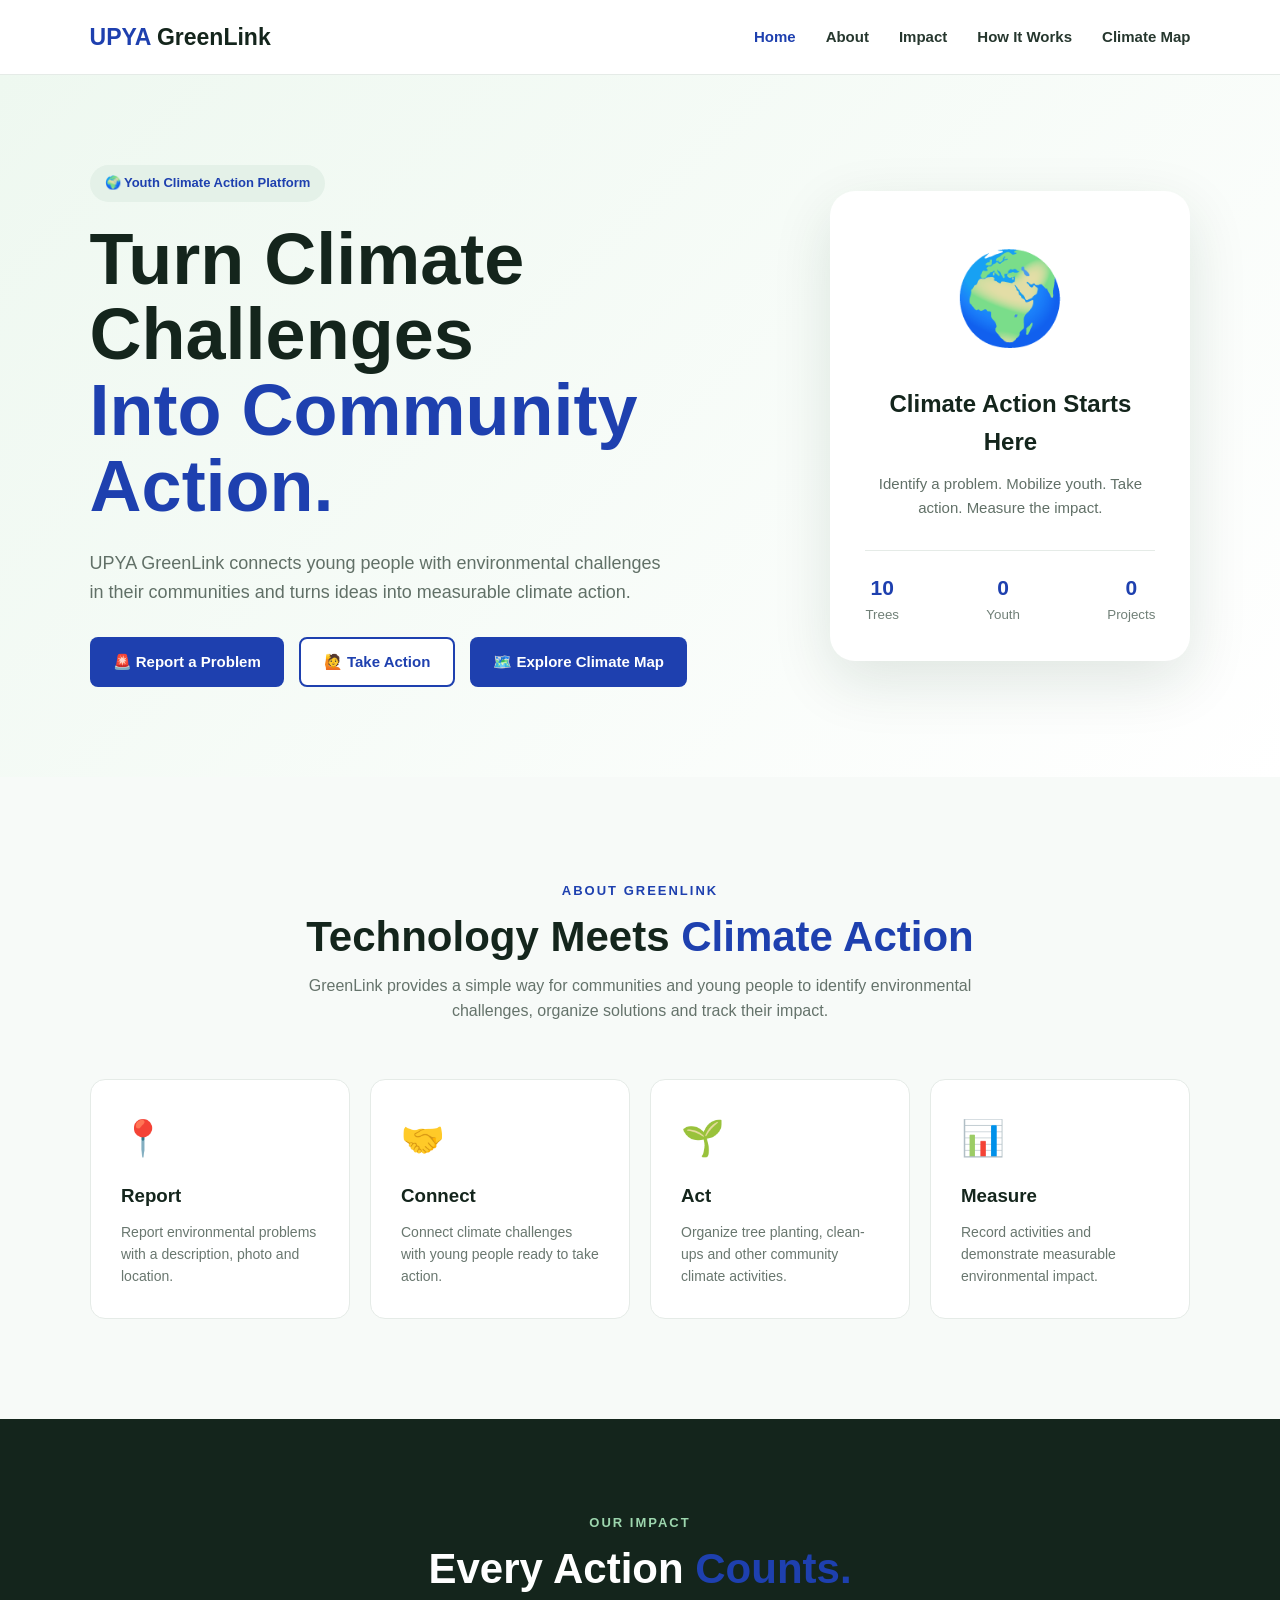
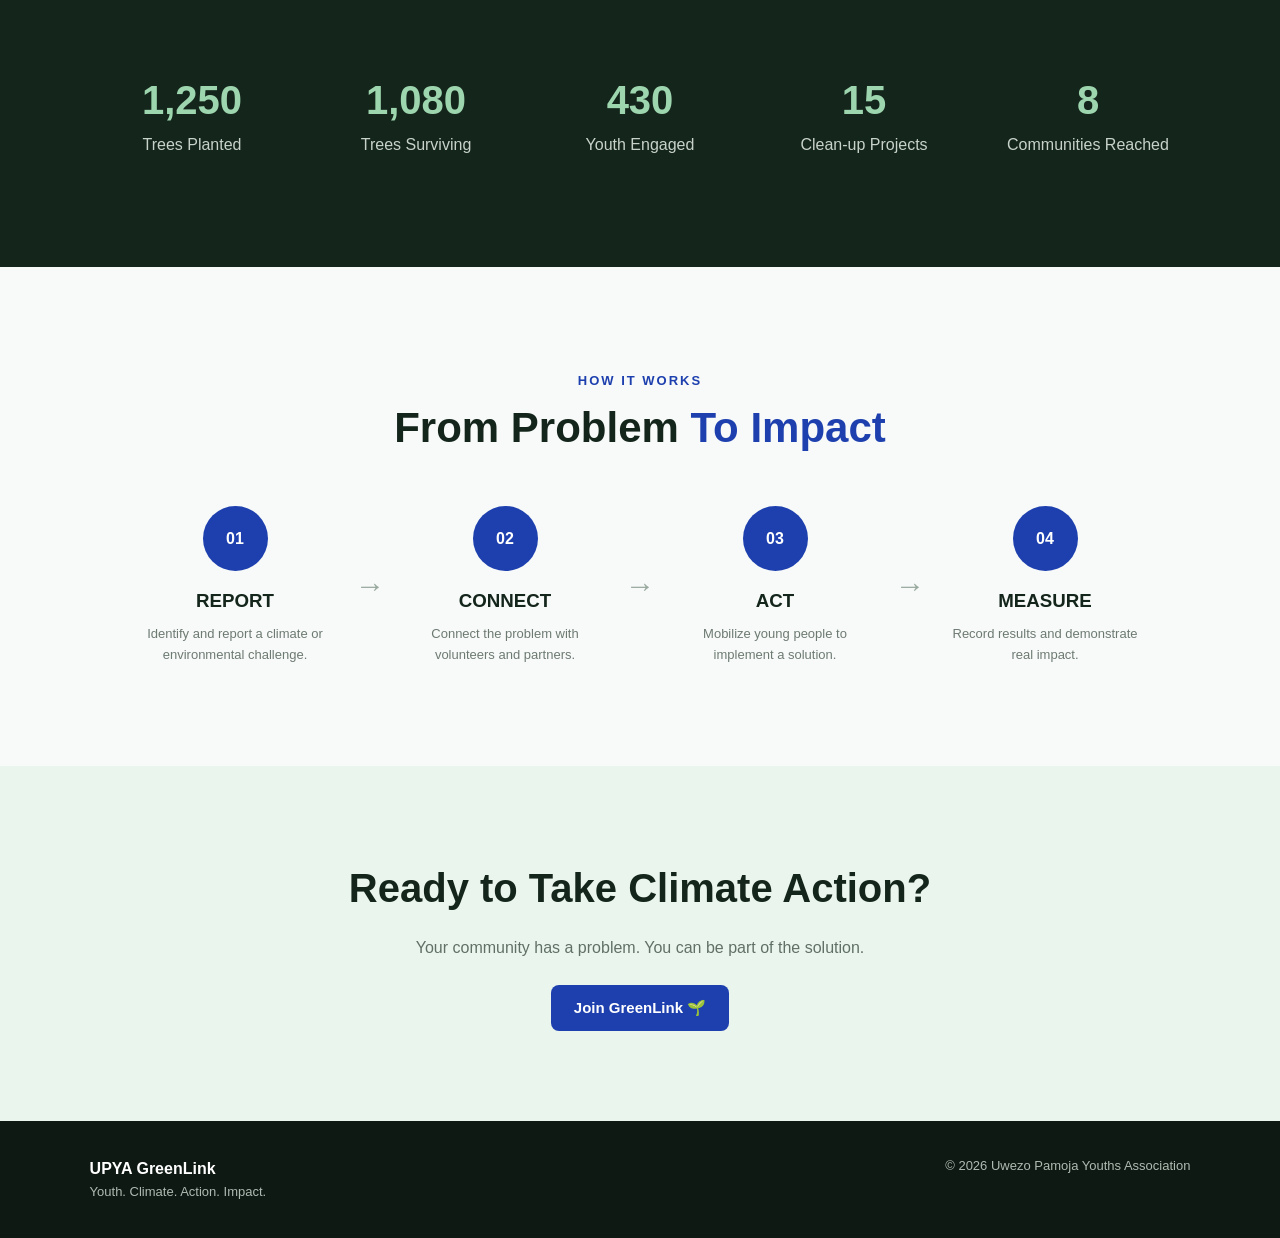
<file: index.html>
<!DOCTYPE html>
<html lang="en">
<head>
    <meta charset="UTF-8">
    <meta name="viewport" content="width=device-width, initial-scale=1.0">
    <title>UPYA GreenLink | Youth Climate Action</title>
    <link rel="stylesheet" href="style.css">
</head>

<body>

<header class="navbar">
    <div class="logo">
        <span>UPYA</span> GreenLink
    </div>

    <nav>
        <a href="index.html" class="active">Home</a>
        <a href="#about">About</a>
        <a href="#impact">Impact</a>
        <a href="#how">How It Works</a>
        <a href="map.html">Climate Map</a>
    </nav>

    <button class="menu-btn" onclick="toggleMenu()">☰</button>
</header>


<!-- HERO -->
<section class="hero">

    <div class="hero-content">

        <div class="badge">
            🌍 Youth Climate Action Platform
        </div>

        <h1>
            Turn Climate Challenges
            <span>Into Community Action.</span>
        </h1>

        <p>
            UPYA GreenLink connects young people with environmental
            challenges in their communities and turns ideas into
            measurable climate action.
        </p>

        <div class="hero-buttons">
           <button onclick="window.location.href='report.html'">
              🚨 Report a Problem
            </button>

            <button class="outline" onclick="joinVolunteer()">
                🙋 Take Action
            </button>
            <button onclick="window.location.href='map.html'">
                🗺️ Explore Climate Map
           </button>
        </div>

    </div>

    <div class="hero-card">

        <div class="earth">🌍</div>

        <h3>Climate Action Starts Here</h3>

        <p>
            Identify a problem. Mobilize youth.
            Take action. Measure the impact.
        </p>

        <div class="mini-stats">

            <div>
                <strong>10</strong>
                <small>Trees</small>
            </div>

            <div>
                <strong>0</strong>
                <small>Youth</small>
            </div>

            <div>
                <strong>0</strong>
                <small>Projects</small>
            </div>

        </div>

    </div>

</section>


<!-- ABOUT -->
<section class="section" id="about">

    <div class="section-title">
        <span>ABOUT GREENLINK</span>

        <h2>
            Technology Meets
            <strong>Climate Action</strong>
        </h2>

        <p>
            GreenLink provides a simple way for communities and
            young people to identify environmental challenges,
            organize solutions and track their impact.
        </p>
    </div>

    <div class="feature-grid">

        <div class="feature">
            <div class="icon">📍</div>
            <h3>Report</h3>
            <p>
                Report environmental problems with a description,
                photo and location.
            </p>
        </div>

        <div class="feature">
            <div class="icon">🤝</div>
            <h3>Connect</h3>
            <p>
                Connect climate challenges with young people
                ready to take action.
            </p>
        </div>

        <div class="feature">
            <div class="icon">🌱</div>
            <h3>Act</h3>
            <p>
                Organize tree planting, clean-ups and other
                community climate activities.
            </p>
        </div>

        <div class="feature">
            <div class="icon">📊</div>
            <h3>Measure</h3>
            <p>
                Record activities and demonstrate measurable
                environmental impact.
            </p>
        </div>

    </div>

</section>


<!-- IMPACT -->
<section class="impact" id="impact">

    <div class="section-title">
        <span>OUR IMPACT</span>

        <h2>
            Every Action
            <strong>Counts.</strong>
        </h2>
    </div>

    <div class="stats">

        <div class="stat">
            <strong>1,250</strong>
            <span>Trees Planted</span>
        </div>

        <div class="stat">
            <strong>1,080</strong>
            <span>Trees Surviving</span>
        </div>

        <div class="stat">
            <strong>430</strong>
            <span>Youth Engaged</span>
        </div>

        <div class="stat">
            <strong>15</strong>
            <span>Clean-up Projects</span>
        </div>

        <div class="stat">
            <strong>8</strong>
            <span>Communities Reached</span>
        </div>

    </div>

</section>


<!-- HOW IT WORKS -->
<section class="section" id="how">

    <div class="section-title">

        <span>HOW IT WORKS</span>

        <h2>
            From Problem
            <strong>To Impact</strong>
        </h2>

    </div>

    <div class="steps">

        <div class="step">
            <div>01</div>
            <h3>REPORT</h3>
            <p>
                Identify and report a climate or environmental
                challenge.
            </p>
        </div>

        <div class="arrow">→</div>

        <div class="step">
            <div>02</div>
            <h3>CONNECT</h3>
            <p>
                Connect the problem with volunteers and partners.
            </p>
        </div>

        <div class="arrow">→</div>

        <div class="step">
            <div>03</div>
            <h3>ACT</h3>
            <p>
                Mobilize young people to implement a solution.
            </p>
        </div>

        <div class="arrow">→</div>

        <div class="step">
            <div>04</div>
            <h3>MEASURE</h3>
            <p>
                Record results and demonstrate real impact.
            </p>
        </div>

    </div>

</section>


<!-- CTA -->
<section class="cta">

    <h2>Ready to Take Climate Action?</h2>

    <p>
        Your community has a problem.
        You can be part of the solution.
    </p>

    <button onclick="joinVolunteer()">
        Join GreenLink 🌱
    </button>

</section>


<footer>

    <div>
        <strong>UPYA GreenLink</strong>
        <p>Youth. Climate. Action. Impact.</p>
    </div>

    <div>
        <p>© 2026 Uwezo Pamoja Youths Association</p>
    </div>

</footer>

<script src="script.js"></script>

</body>
</html>
</file>
<file: style.css>
* {
    margin: 0;
    padding: 0;
    box-sizing: border-box;
}

html {
    scroll-behavior: smooth;
}

body {
    font-family: Arial, sans-serif;
    background: #f7faf8;
    color: #14251c;
    line-height: 1.6;
}


/* NAVBAR */

.navbar {
    height: 75px;
    padding: 0 7%;
    display: flex;
    align-items: center;
    justify-content: space-between;
    background: white;
    border-bottom: 1px solid #e5ebe7;
    position: sticky;
    top: 0;
    z-index: 1000;
}

.logo {
    font-size: 23px;
    font-weight: bold;
}

.logo span {
    color: #1e40af;
}

nav {
    display: flex;
    gap: 30px;
}

nav a {
    text-decoration: none;
    color: #26372e;
    font-size: 15px;
    font-weight: 600;
}

nav a:hover,
nav a.active {
    color: #1e40af;
}

.menu-btn {
    display: none;
    border: none;
    background: none;
    font-size: 25px;
}


/* HERO */

.hero {
    min-height: 650px;
    padding: 90px 7%;
    display: flex;
    align-items: center;
    justify-content: space-between;
    gap: 60px;
    background: linear-gradient(135deg, #eef8f0, #ffffff);
}

.hero-content {
    max-width: 650px;
}

.badge {
    display: inline-block;
    padding: 8px 15px;
    border-radius: 30px;
    background: #e4f1e8;
    color: #1e40af;
    font-weight: bold;
    font-size: 13px;
    margin-bottom: 20px;
}

.hero h1 {
    font-size: clamp(42px, 6vw, 72px);
    line-height: 1.05;
    margin-bottom: 25px;
}

.hero h1 span {
    display: block;
    color: #1e40af;
}

.hero p {
    max-width: 580px;
    color: #617067;
    font-size: 18px;
    margin-bottom: 30px;
}

.hero-buttons {
    display: flex;
    gap: 15px;
}

button {
    border: none;
    cursor: pointer;
    background: #1e40af;
    color: white;
    padding: 14px 23px;
    border-radius: 8px;
    font-weight: bold;
    font-size: 15px;
}

button:hover {
    transform: translateY(-2px);
}

button.outline {
    background: white;
    color: #1e40af;
    border: 2px solid #1e40af;
}


/* HERO CARD */

.hero-card {
    width: 360px;
    min-width: 300px;
    padding: 35px;
    border-radius: 25px;
    background: white;
    box-shadow: 0 20px 60px rgba(20, 60, 35, 0.12);
    text-align: center;
}

.earth {
    font-size: 90px;
    margin-bottom: 15px;
}

.hero-card h3 {
    font-size: 24px;
    margin-bottom: 10px;
}

.hero-card p {
    font-size: 15px;
}

.mini-stats {
    display: flex;
    justify-content: space-between;
    border-top: 1px solid #e5ebe7;
    margin-top: 25px;
    padding-top: 20px;
}

.mini-stats div {
    display: flex;
    flex-direction: column;
}

.mini-stats strong {
    font-size: 21px;
    color: #1e40af;
}

.mini-stats small {
    color: #718078;
}


/* SECTIONS */

.section {
    padding: 100px 7%;
}

.section-title {
    max-width: 700px;
    margin: auto;
    text-align: center;
    margin-bottom: 55px;
}

.section-title span {
    color: #1e40af;
    font-size: 13px;
    font-weight: bold;
    letter-spacing: 2px;
}

.section-title h2 {
    font-size: 42px;
    line-height: 1.1;
    margin: 12px 0;
}

.section-title strong {
    color: #1e40af;
}

.section-title p {
    color: #65736b;
}


/* FEATURES */

.feature-grid {
    max-width: 1100px;
    margin: auto;
    display: grid;
    grid-template-columns: repeat(4, 1fr);
    gap: 20px;
}

.feature {
    background: white;
    padding: 30px;
    border-radius: 15px;
    border: 1px solid #e5ebe7;
}

.icon {
    font-size: 35px;
    margin-bottom: 15px;
}

.feature h3 {
    margin-bottom: 10px;
}

.feature p {
    color: #69776f;
    font-size: 14px;
}


/* IMPACT */

.impact {
    padding: 90px 7%;
    background: #14251c;
    color: white;
}

.impact .section-title span {
    color: #9dd6ae;
}

.stats {
    max-width: 1100px;
    margin: auto;
    display: grid;
    grid-template-columns: repeat(5, 1fr);
    gap: 20px;
}

.stat {
    text-align: center;
    padding: 20px;
}

.stat strong {
    display: block;
    font-size: 40px;
    color: #9dd6ae;
}

.stat span {
    color: #c7d2cb;
}


/* STEPS */

.steps {
    max-width: 1100px;
    margin: auto;
    display: flex;
    align-items: center;
    justify-content: center;
    gap: 20px;
}

.step {
    text-align: center;
    max-width: 200px;
}

.step div {
    width: 65px;
    height: 65px;
    margin: auto auto 15px;
    border-radius: 50%;
    display: flex;
    align-items: center;
    justify-content: center;
    background: #1e40af;
    color: white;
    font-weight: bold;
}

.step h3 {
    margin-bottom: 8px;
}

.step p {
    font-size: 13px;
    color: #6d7a72;
}

.arrow {
    font-size: 30px;
    color: #9aaa9f;
}


/* CTA */

.cta {
    text-align: center;
    padding: 90px 7%;
    background: #eaf5ed;
}

.cta h2 {
    font-size: 40px;
}

.cta p {
    margin: 15px 0 25px;
    color: #617067;
}


/* FOOTER */

footer {
    padding: 35px 7%;
    background: #0e1913;
    color: white;
    display: flex;
    justify-content: space-between;
}

footer p {
    color: #aebbb2;
    font-size: 13px;
}


/* MOBILE */

@media (max-width: 850px) {

    nav {
        display: none;
    }

    .menu-btn {
        display: block;
    }

    .hero {
        flex-direction: column;
        text-align: center;
        padding-top: 60px;
    }

    .hero p {
        margin-left: auto;
        margin-right: auto;
    }

    .hero-buttons {
        justify-content: center;
        flex-wrap: wrap;
    }

    .hero-card {
        width: 100%;
        max-width: 380px;
    }

    .feature-grid {
        grid-template-columns: repeat(2, 1fr);
    }

    .stats {
        grid-template-columns: repeat(2, 1fr);
    }

    .steps {
        flex-direction: column;
    }

    .arrow {
        transform: rotate(90deg);
    }

    footer {
        flex-direction: column;
        gap: 20px;
        text-align: center;
    }
}


@media (max-width: 500px) {

    .feature-grid,
    .stats {
        grid-template-columns: 1fr;
    }

    .hero h1 {
        font-size: 43px;
    }

    .section-title h2 {
        font-size: 34px;
    }
}
</file>
